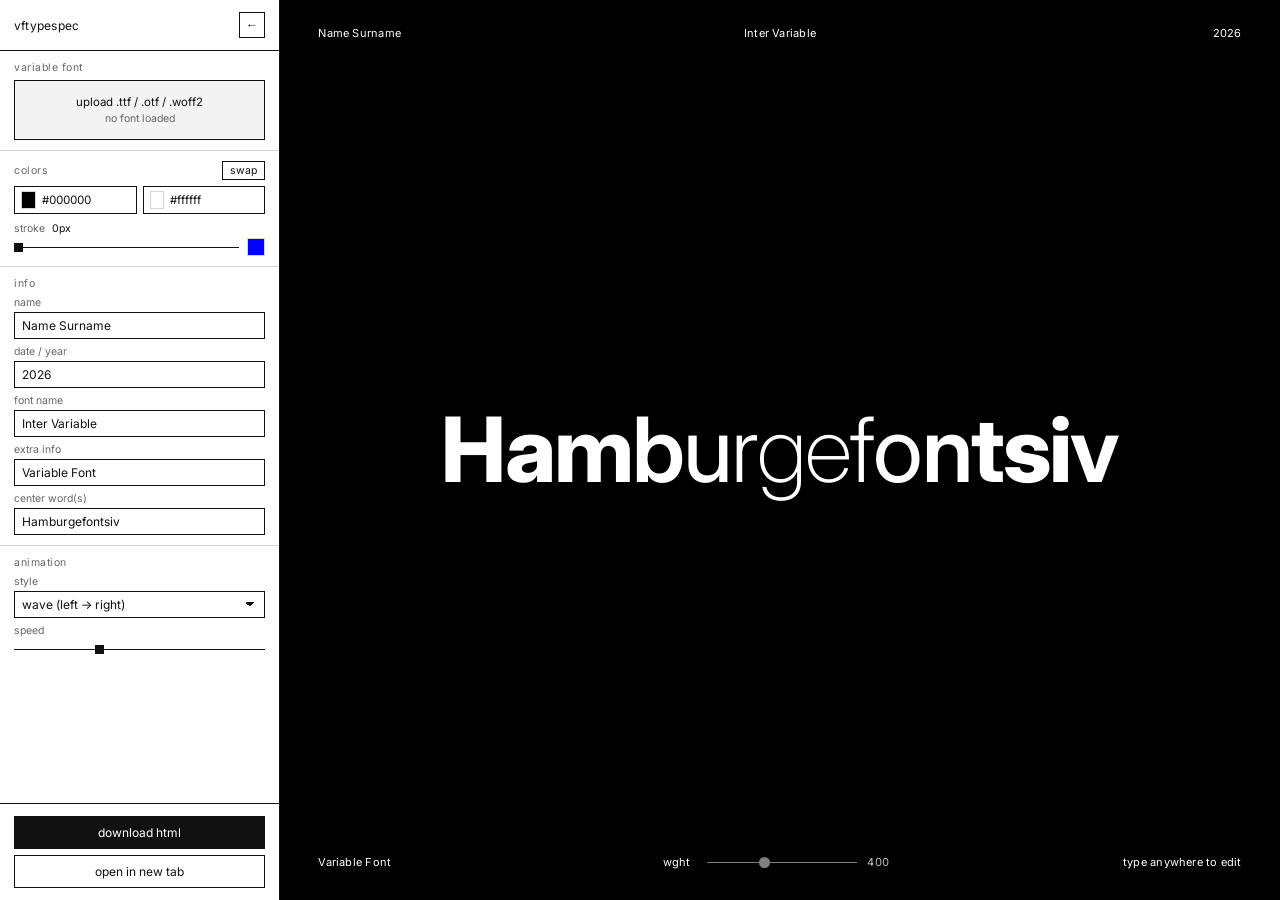
<file: index.html>
<!DOCTYPE html>
<html lang="en">

<head>
  <meta charset="UTF-8">
  <meta name="viewport" content="width=device-width, initial-scale=1.0">
  <title>vftypespec</title>
  <link rel="preconnect" href="https://fonts.googleapis.com">
  <link rel="preconnect" href="https://fonts.gstatic.com" crossorigin>
  <link href="https://fonts.googleapis.com/css2?family=Inter:wght@400&display=swap" rel="stylesheet">
  <link rel="stylesheet" href="app.css">
</head>

<body>
  <div class="app-shell" id="appShell">
    <aside class="sidebar" id="sidebar">
      <div class="sidebar-header">
        <span class="app-title">vftypespec</span>
        <button type="button" class="btn-icon" id="collapseBtn" title="hide">←</button>
      </div>

      <div class="sidebar-scroll">
        <section class="control-group">
          <label class="group-label">variable font</label>
          <div class="drop-zone" id="dropZone" tabindex="0" role="button" aria-label="upload variable font">
            <input type="file" id="fontFileInput" accept=".ttf,.otf,.woff2,.woff" hidden>
            <div class="drop-zone-text">
              <strong>upload .ttf / .otf / .woff2</strong>
              <span id="fontStatus">no font loaded</span>
            </div>
          </div>
          <div class="axes-line" id="axesBadge" hidden></div>
        </section>

        <section class="control-group">
          <div class="group-label-row">
            <label class="group-label">colors</label>
            <button type="button" class="btn-mini" id="swapColorsBtn">swap</button>
          </div>
          <div class="color-row">
            <label class="color-input-wrap" title="background">
              <input type="color" id="bgColorPicker" value="#000000" aria-label="background">
              <input type="text" id="bgColorHex" value="#000000" maxlength="7" spellcheck="false"
                aria-label="background hex">
            </label>
            <label class="color-input-wrap" title="text">
              <input type="color" id="fgColorPicker" value="#ffffff" aria-label="text">
              <input type="text" id="fgColorHex" value="#ffffff" maxlength="7" spellcheck="false" aria-label="text hex">
            </label>
          </div>
          <div class="field stroke-field">
            <span>stroke <em id="strokeWidthVal">0px</em></span>
            <div class="stroke-inline">
              <input type="range" id="strokeWidthInput" min="0" max="20" value="0" step="0.5" aria-label="stroke width">
              <input type="color" id="strokeColorPicker" value="#0000ff" title="stroke color" aria-label="stroke color">
            </div>
          </div>
        </section>

        <section class="control-group">
          <label class="group-label">info</label>
          <div class="field-stack">
            <label class="field">
              <span>name</span>
              <input type="text" id="designerNameInput" value="Name Surname" placeholder="Name Surname">
            </label>
            <label class="field">
              <span>date / year</span>
              <input type="text" id="dateInput" value="2026" placeholder="2026">
            </label>
            <label class="field">
              <span>font name</span>
              <input type="text" id="fontNameInput" value="Inter Variable" placeholder="Font Name">
            </label>
            <label class="field">
              <span>extra info</span>
              <input type="text" id="extraInfoInput" value="Variable Font" placeholder="Extra info">
            </label>
            <label class="field">
              <span>center word(s)</span>
              <input type="text" id="heroWordInput" value="Hamburgefontsiv" placeholder="up to 6 words">
            </label>
          </div>
        </section>

        <section class="control-group">
          <label class="group-label">animation</label>
          <div class="field-stack">
            <label class="field">
              <span>style</span>
              <select id="animModeInput">
                <option value="wave" selected>wave (left → right)</option>
                <option value="pulse">pulse (all together)</option>
                <option value="center">mirror (from center)</option>
                <option value="random">random (per letter)</option>
                <option value="none">static (slider only)</option>
              </select>
            </label>
            <label class="field" id="animSpeedField">
              <span>speed</span>
              <input type="range" id="animSpeedInput" min="1" max="10" value="4" step="1">
            </label>
          </div>
        </section>
      </div>

      <div class="sidebar-footer">
        <button type="button" class="btn-primary" id="downloadBtn">download html</button>
        <button type="button" class="btn-secondary" id="openTabBtn">open in new tab</button>
      </div>
    </aside>

    <main class="preview-pane">
      <button type="button" class="floating-toggle" id="expandBtn" hidden>☰ controls</button>
      <iframe id="previewFrame" title="specimen preview"></iframe>
    </main>
  </div>
  <div class="page-drop-overlay" id="pageDropOverlay" aria-hidden="true">drop font file</div>

  <script src="app.js"></script>
</body>

</html>
</file>
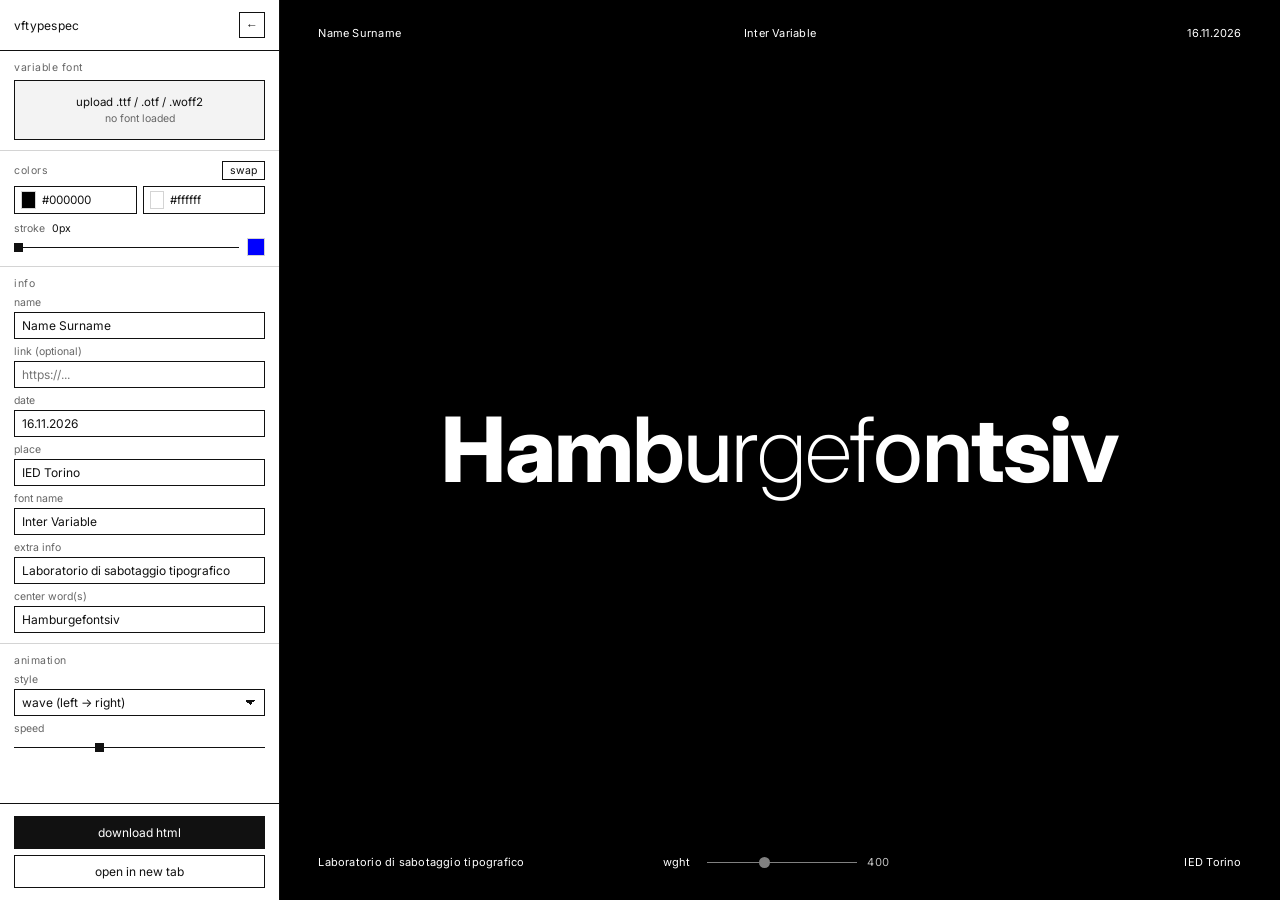
<file: laboratoriodisabotaggiotipografico/index.html>
<!DOCTYPE html>
<html lang="en">

<head>
  <meta charset="UTF-8">
  <meta name="viewport" content="width=device-width, initial-scale=1.0">
  <title>vftypespec — laboratorio di sabotaggio tipografico</title>
  <link rel="preconnect" href="https://fonts.googleapis.com">
  <link rel="preconnect" href="https://fonts.gstatic.com" crossorigin>
  <link href="https://fonts.googleapis.com/css2?family=Inter:wght@400&display=swap" rel="stylesheet">
  <link rel="stylesheet" href="app.css">
</head>

<body>
  <div class="app-shell" id="appShell">
    <aside class="sidebar" id="sidebar">
      <div class="sidebar-header">
        <span class="app-title">vftypespec</span>
        <button type="button" class="btn-icon" id="collapseBtn" title="hide">←</button>
      </div>

      <div class="sidebar-scroll">
        <section class="control-group">
          <label class="group-label">variable font</label>
          <div class="drop-zone" id="dropZone" tabindex="0" role="button" aria-label="upload variable font">
            <input type="file" id="fontFileInput" accept=".ttf,.otf,.woff2,.woff" hidden>
            <div class="drop-zone-text">
              <strong>upload .ttf / .otf / .woff2</strong>
              <span id="fontStatus">no font loaded</span>
            </div>
          </div>
          <div class="axes-line" id="axesBadge" hidden></div>
        </section>

        <section class="control-group">
          <div class="group-label-row">
            <label class="group-label">colors</label>
            <button type="button" class="btn-mini" id="swapColorsBtn">swap</button>
          </div>
          <div class="color-row">
            <label class="color-input-wrap" title="background">
              <input type="color" id="bgColorPicker" value="#000000" aria-label="background">
              <input type="text" id="bgColorHex" value="#000000" maxlength="7" spellcheck="false"
                aria-label="background hex">
            </label>
            <label class="color-input-wrap" title="text">
              <input type="color" id="fgColorPicker" value="#ffffff" aria-label="text">
              <input type="text" id="fgColorHex" value="#ffffff" maxlength="7" spellcheck="false" aria-label="text hex">
            </label>
          </div>
          <div class="field stroke-field">
            <span>stroke <em id="strokeWidthVal">0px</em></span>
            <div class="stroke-inline">
              <input type="range" id="strokeWidthInput" min="0" max="20" value="0" step="0.5" aria-label="stroke width">
              <input type="color" id="strokeColorPicker" value="#0000ff" title="stroke color" aria-label="stroke color">
            </div>
          </div>
        </section>

        <section class="control-group">
          <label class="group-label">info</label>
          <div class="field-stack">
            <label class="field">
              <span>name</span>
              <input type="text" id="designerNameInput" value="Name Surname" placeholder="Name Surname">
            </label>
            <label class="field">
              <span>link (optional)</span>
              <input type="url" id="designerLinkInput" value="" placeholder="https://...">
            </label>
            <label class="field">
              <span>date</span>
              <input type="text" id="dateInput" value="16.11.2026" placeholder="16.11.2026">
            </label>
            <label class="field">
              <span>place</span>
              <input type="text" id="placeInput" value="IED Torino" placeholder="IED Torino">
            </label>
            <label class="field">
              <span>font name</span>
              <input type="text" id="fontNameInput" value="Inter Variable" placeholder="Font Name">
            </label>
            <label class="field">
              <span>extra info</span>
              <input type="text" id="extraInfoInput" value="Laboratorio di sabotaggio tipografico" placeholder="Extra info">
            </label>
            <label class="field">
              <span>center word(s)</span>
              <input type="text" id="heroWordInput" value="Hamburgefontsiv" placeholder="up to 6 words">
            </label>
          </div>
        </section>

        <section class="control-group">
          <label class="group-label">animation</label>
          <div class="field-stack">
            <label class="field">
              <span>style</span>
              <select id="animModeInput">
                <option value="wave" selected>wave (left → right)</option>
                <option value="pulse">pulse (all together)</option>
                <option value="center">mirror (from center)</option>
                <option value="random">random (per letter)</option>
                <option value="none">static (slider only)</option>
              </select>
            </label>
            <label class="field" id="animSpeedField">
              <span>speed</span>
              <input type="range" id="animSpeedInput" min="1" max="10" value="4" step="1">
            </label>
          </div>
        </section>
      </div>

      <div class="sidebar-footer">
        <button type="button" class="btn-primary" id="downloadBtn">download html</button>
        <button type="button" class="btn-secondary" id="openTabBtn">open in new tab</button>
      </div>
    </aside>

    <main class="preview-pane">
      <button type="button" class="floating-toggle" id="expandBtn" hidden>☰ controls</button>
      <iframe id="previewFrame" title="specimen preview"></iframe>
    </main>
  </div>
  <div class="page-drop-overlay" id="pageDropOverlay" aria-hidden="true">drop font file</div>

  <script src="app.js"></script>
</body>

</html>
</file>
<file: app.css>
*,
*::before,
*::after {
  box-sizing: border-box;
  margin: 0;
  padding: 0;
  border-radius: 0;
}

:root {
  --ui-bg: #ffffff;
  --ui-muted-bg: #f3f3f3;
  --ui-border: #111111;
  --ui-soft-border: #d4d4d4;
  --ui-text: #111111;
  --ui-muted: #666666;
}

html, body {
  height: 100%;
  font-family: 'Inter', sans-serif;
  font-size: 12px;
  color: var(--ui-text);
  background: var(--ui-bg);
  text-transform: lowercase;
  overflow: hidden;
}

.app-shell {
  display: flex;
  width: 100%;
  height: 100vh;
}

.sidebar {
  width: 280px;
  min-width: 280px;
  height: 100%;
  background: var(--ui-bg);
  border-right: 1px solid var(--ui-border);
  display: flex;
  flex-direction: column;
  z-index: 20;
}

.app-shell.collapsed .sidebar {
  display: none;
}

.sidebar-header {
  padding: 12px 14px;
  border-bottom: 1px solid var(--ui-border);
  display: flex;
  align-items: center;
  justify-content: space-between;
}

.app-title {
  font-size: 12px;
  font-weight: 400;
  letter-spacing: 0.02em;
}

.btn-icon {
  width: 26px;
  height: 26px;
  border: 1px solid var(--ui-border);
  background: var(--ui-bg);
  color: var(--ui-text);
  cursor: pointer;
  font-size: 12px;
  display: inline-flex;
  align-items: center;
  justify-content: center;
}

.btn-icon:hover {
  background: var(--ui-text);
  color: var(--ui-bg);
}

.sidebar-scroll {
  flex: 1;
  overflow-y: auto;
  display: flex;
  flex-direction: column;
}

.control-group {
  padding: 10px 14px;
  border-bottom: 1px solid var(--ui-soft-border);
  display: flex;
  flex-direction: column;
  gap: 6px;
}

.control-group:last-child {
  border-bottom: none;
}

.group-label {
  font-size: 10.5px;
  font-weight: 400;
  letter-spacing: 0.05em;
  color: var(--ui-muted);
}

.group-label-row {
  display: flex;
  align-items: center;
  justify-content: space-between;
}

.btn-mini {
  border: 1px solid var(--ui-border);
  background: var(--ui-bg);
  color: var(--ui-text);
  font-family: inherit;
  font-size: 10.5px;
  padding: 2px 7px;
  cursor: pointer;
}

.btn-mini:hover {
  background: var(--ui-text);
  color: var(--ui-bg);
}

.drop-zone {
  border: 1px solid var(--ui-border);
  padding: 14px 10px;
  text-align: center;
  cursor: pointer;
  background: var(--ui-muted-bg);
}

.drop-zone:hover,
.drop-zone.dragover {
  background: var(--ui-text);
  color: var(--ui-bg);
}

.drop-zone:hover .drop-zone-text span,
.drop-zone.dragover .drop-zone-text span {
  color: #cccccc;
}

.drop-zone-text {
  display: flex;
  flex-direction: column;
  gap: 3px;
  font-size: 11.5px;
}

.drop-zone-text strong {
  font-weight: 400;
}

.drop-zone-text span {
  font-size: 10.5px;
  color: var(--ui-muted);
  overflow: hidden;
  text-overflow: ellipsis;
  white-space: nowrap;
}

.axes-line {
  display: flex;
  flex-wrap: wrap;
  gap: 4px;
}

.axes-line[hidden] {
  display: none;
}

.axis-chip {
  border: 1px solid var(--ui-border);
  background: var(--ui-muted-bg);
  color: var(--ui-text);
  padding: 3px 6px;
  font-family: 'Inter', sans-serif;
  font-variant-numeric: tabular-nums;
  font-size: 10px;
  line-height: 1.2;
  text-transform: none;
  white-space: nowrap;
}

.color-row {
  display: grid;
  grid-template-columns: 1fr 1fr;
  gap: 6px;
}

.stroke-field {
  margin-top: 2px;
}

.stroke-field em {
  font-style: normal;
  color: var(--ui-text);
  margin-left: 4px;
}

.stroke-inline {
  display: flex;
  align-items: center;
  gap: 8px;
}

.stroke-inline input[type="range"] {
  flex: 1;
}

.stroke-inline input[type="color"] {
  -webkit-appearance: none;
  appearance: none;
  width: 18px;
  height: 18px;
  flex-shrink: 0;
  border: 1px solid var(--ui-soft-border);
  background: none;
  padding: 0;
  cursor: pointer;
}

.stroke-inline input[type="color"]::-webkit-color-swatch-wrapper {
  padding: 0;
}

.stroke-inline input[type="color"]::-webkit-color-swatch {
  border: none;
}

.color-input-wrap {
  display: flex;
  align-items: center;
  gap: 6px;
  border: 1px solid var(--ui-border);
  padding: 4px 6px;
  background: var(--ui-bg);
}

.color-input-wrap input[type="color"] {
  -webkit-appearance: none;
  appearance: none;
  width: 18px;
  height: 18px;
  border: 1px solid var(--ui-soft-border);
  background: none;
  padding: 0;
  cursor: pointer;
}

.color-input-wrap input[type="color"]::-webkit-color-swatch-wrapper {
  padding: 0;
}

.color-input-wrap input[type="color"]::-webkit-color-swatch {
  border: none;
}

.color-input-wrap input[type="text"] {
  width: 100%;
  border: none;
  outline: none;
  font-family: 'Inter', sans-serif;
  font-variant-numeric: tabular-nums;
  font-size: 11.5px;
  color: var(--ui-text);
  background: transparent;
  text-transform: none;
}

.field-stack {
  display: flex;
  flex-direction: column;
  gap: 6px;
}

.field {
  display: flex;
  flex-direction: column;
  gap: 3px;
}

.field span {
  font-size: 10.5px;
  color: var(--ui-muted);
}

.field input[type="text"],
.field select {
  width: 100%;
  padding: 5px 7px;
  border: 1px solid var(--ui-border);
  font-family: inherit;
  font-size: 12px;
  color: var(--ui-text);
  background: var(--ui-bg);
  outline: none;
  -webkit-appearance: none;
  appearance: none;
}

.field input[type="text"] {
  text-transform: none;
}

.field select {
  background-image: linear-gradient(45deg, transparent 50%, var(--ui-text) 50%),
                    linear-gradient(135deg, var(--ui-text) 50%, transparent 50%);
  background-position: calc(100% - 14px) 50%, calc(100% - 9px) 50%;
  background-size: 5px 5px, 5px 5px;
  background-repeat: no-repeat;
  padding-right: 24px;
  cursor: pointer;
}

.field input[type="text"]:focus,
.field select:focus {
  background-color: var(--ui-muted-bg);
}

.field input[type="range"] {
  -webkit-appearance: none;
  appearance: none;
  width: 100%;
  height: 18px;
  background: transparent;
  cursor: pointer;
  outline: none;
}

.field input[type="range"]::-webkit-slider-runnable-track {
  width: 100%;
  height: 1px;
  background: var(--ui-border);
}

.field input[type="range"]::-webkit-slider-thumb {
  -webkit-appearance: none;
  appearance: none;
  width: 9px;
  height: 9px;
  margin-top: -4px;
  background: var(--ui-border);
}

.field input[type="range"]::-moz-range-track {
  width: 100%;
  height: 1px;
  background: var(--ui-border);
}

.field input[type="range"]::-moz-range-thumb {
  width: 9px;
  height: 9px;
  background: var(--ui-border);
  border: none;
  border-radius: 0;
}

.sidebar-footer {
  padding: 12px 14px;
  border-top: 1px solid var(--ui-border);
  display: flex;
  flex-direction: column;
  gap: 6px;
  background: var(--ui-bg);
}

.btn-primary,
.btn-secondary {
  width: 100%;
  padding: 8px 10px;
  font-family: inherit;
  font-size: 12px;
  font-weight: 400;
  cursor: pointer;
  border: 1px solid var(--ui-border);
  text-transform: lowercase;
}

.btn-primary {
  background: var(--ui-text);
  color: var(--ui-bg);
}

.btn-primary:hover {
  background: #333333;
}

.btn-secondary {
  background: var(--ui-bg);
  color: var(--ui-text);
}

.btn-secondary:hover {
  background: var(--ui-muted-bg);
}

.preview-pane {
  flex: 1;
  height: 100%;
  position: relative;
  background: #000000;
}

#previewFrame {
  width: 100%;
  height: 100%;
  border: none;
  display: block;
}

body.is-file-dragging #previewFrame {
  pointer-events: none;
}

.page-drop-overlay {
  position: fixed;
  inset: 0;
  z-index: 999;
  display: none;
  align-items: center;
  justify-content: center;
  background: rgba(0, 0, 0, 0.78);
  color: #ffffff;
  border: 2px solid #ffffff;
  font-size: 14px;
  letter-spacing: 0.04em;
  pointer-events: none;
}

body.is-file-dragging .page-drop-overlay {
  display: flex;
}

.floating-toggle {
  position: fixed;
  top: 48px;
  left: 16px;
  z-index: 50;
  padding: 8px 14px;
  background: #111111;
  color: #ffffff;
  border: 1px solid #ffffff;
  outline: 1px solid #111111;
  font-family: inherit;
  font-size: 12px;
  font-weight: 400;
  letter-spacing: 0.03em;
  cursor: pointer;
  text-transform: lowercase;
}

.floating-toggle:hover {
  background: #ffffff;
  color: #111111;
  border-color: #111111;
  outline-color: #ffffff;
}

@media (max-width: 820px) {
  .app-shell {
    flex-direction: column;
  }

  .sidebar {
    width: 100%;
    min-width: 0;
    height: 46vh;
    border-right: none;
    border-bottom: 1px solid var(--ui-border);
  }

  .preview-pane {
    height: 54vh;
  }
}
</file>
<file: laboratoriodisabotaggiotipografico/app.css>
*,
*::before,
*::after {
  box-sizing: border-box;
  margin: 0;
  padding: 0;
  border-radius: 0;
}

:root {
  --ui-bg: #ffffff;
  --ui-muted-bg: #f3f3f3;
  --ui-border: #111111;
  --ui-soft-border: #d4d4d4;
  --ui-text: #111111;
  --ui-muted: #666666;
}

html, body {
  height: 100%;
  font-family: 'Inter', sans-serif;
  font-size: 12px;
  color: var(--ui-text);
  background: var(--ui-bg);
  text-transform: lowercase;
  overflow: hidden;
}

.app-shell {
  display: flex;
  width: 100%;
  height: 100vh;
}

.sidebar {
  width: 280px;
  min-width: 280px;
  height: 100%;
  background: var(--ui-bg);
  border-right: 1px solid var(--ui-border);
  display: flex;
  flex-direction: column;
  z-index: 20;
}

.app-shell.collapsed .sidebar {
  display: none;
}

.sidebar-header {
  padding: 12px 14px;
  border-bottom: 1px solid var(--ui-border);
  display: flex;
  align-items: center;
  justify-content: space-between;
}

.app-title {
  font-size: 12px;
  font-weight: 400;
  letter-spacing: 0.02em;
}

.btn-icon {
  width: 26px;
  height: 26px;
  border: 1px solid var(--ui-border);
  background: var(--ui-bg);
  color: var(--ui-text);
  cursor: pointer;
  font-size: 12px;
  display: inline-flex;
  align-items: center;
  justify-content: center;
}

.btn-icon:hover {
  background: var(--ui-text);
  color: var(--ui-bg);
}

.sidebar-scroll {
  flex: 1;
  overflow-y: auto;
  display: flex;
  flex-direction: column;
}

.control-group {
  padding: 10px 14px;
  border-bottom: 1px solid var(--ui-soft-border);
  display: flex;
  flex-direction: column;
  gap: 6px;
}

.control-group:last-child {
  border-bottom: none;
}

.group-label {
  font-size: 10.5px;
  font-weight: 400;
  letter-spacing: 0.05em;
  color: var(--ui-muted);
}

.group-label-row {
  display: flex;
  align-items: center;
  justify-content: space-between;
}

.btn-mini {
  border: 1px solid var(--ui-border);
  background: var(--ui-bg);
  color: var(--ui-text);
  font-family: inherit;
  font-size: 10.5px;
  padding: 2px 7px;
  cursor: pointer;
}

.btn-mini:hover {
  background: var(--ui-text);
  color: var(--ui-bg);
}

.drop-zone {
  border: 1px solid var(--ui-border);
  padding: 14px 10px;
  text-align: center;
  cursor: pointer;
  background: var(--ui-muted-bg);
}

.drop-zone:hover,
.drop-zone.dragover {
  background: var(--ui-text);
  color: var(--ui-bg);
}

.drop-zone:hover .drop-zone-text span,
.drop-zone.dragover .drop-zone-text span {
  color: #cccccc;
}

.drop-zone-text {
  display: flex;
  flex-direction: column;
  gap: 3px;
  font-size: 11.5px;
}

.drop-zone-text strong {
  font-weight: 400;
}

.drop-zone-text span {
  font-size: 10.5px;
  color: var(--ui-muted);
  overflow: hidden;
  text-overflow: ellipsis;
  white-space: nowrap;
}

.axes-line {
  display: flex;
  flex-wrap: wrap;
  gap: 4px;
}

.axes-line[hidden] {
  display: none;
}

.axis-chip {
  border: 1px solid var(--ui-border);
  background: var(--ui-muted-bg);
  color: var(--ui-text);
  padding: 3px 6px;
  font-family: 'Inter', sans-serif;
  font-variant-numeric: tabular-nums;
  font-size: 10px;
  line-height: 1.2;
  text-transform: none;
  white-space: nowrap;
}

.color-row {
  display: grid;
  grid-template-columns: 1fr 1fr;
  gap: 6px;
}

.stroke-field {
  margin-top: 2px;
}

.stroke-field em {
  font-style: normal;
  color: var(--ui-text);
  margin-left: 4px;
}

.stroke-inline {
  display: flex;
  align-items: center;
  gap: 8px;
}

.stroke-inline input[type="range"] {
  flex: 1;
}

.stroke-inline input[type="color"] {
  -webkit-appearance: none;
  appearance: none;
  width: 18px;
  height: 18px;
  flex-shrink: 0;
  border: 1px solid var(--ui-soft-border);
  background: none;
  padding: 0;
  cursor: pointer;
}

.stroke-inline input[type="color"]::-webkit-color-swatch-wrapper {
  padding: 0;
}

.stroke-inline input[type="color"]::-webkit-color-swatch {
  border: none;
}

.color-input-wrap {
  display: flex;
  align-items: center;
  gap: 6px;
  border: 1px solid var(--ui-border);
  padding: 4px 6px;
  background: var(--ui-bg);
}

.color-input-wrap input[type="color"] {
  -webkit-appearance: none;
  appearance: none;
  width: 18px;
  height: 18px;
  border: 1px solid var(--ui-soft-border);
  background: none;
  padding: 0;
  cursor: pointer;
}

.color-input-wrap input[type="color"]::-webkit-color-swatch-wrapper {
  padding: 0;
}

.color-input-wrap input[type="color"]::-webkit-color-swatch {
  border: none;
}

.color-input-wrap input[type="text"] {
  width: 100%;
  border: none;
  outline: none;
  font-family: 'Inter', sans-serif;
  font-variant-numeric: tabular-nums;
  font-size: 11.5px;
  color: var(--ui-text);
  background: transparent;
  text-transform: none;
}

.field-stack {
  display: flex;
  flex-direction: column;
  gap: 6px;
}

.field-row {
  display: grid;
  grid-template-columns: 1fr 1fr;
  gap: 6px;
}

.field {
  display: flex;
  flex-direction: column;
  gap: 3px;
}

.field span {
  font-size: 10.5px;
  color: var(--ui-muted);
}

.field input[type="text"],
.field input[type="url"],
.field select {
  width: 100%;
  padding: 5px 7px;
  border: 1px solid var(--ui-border);
  font-family: inherit;
  font-size: 12px;
  color: var(--ui-text);
  background: var(--ui-bg);
  outline: none;
  -webkit-appearance: none;
  appearance: none;
}

.field input[type="text"],
.field input[type="url"] {
  text-transform: none;
}

.field select {
  background-image: linear-gradient(45deg, transparent 50%, var(--ui-text) 50%),
                    linear-gradient(135deg, var(--ui-text) 50%, transparent 50%);
  background-position: calc(100% - 14px) 50%, calc(100% - 9px) 50%;
  background-size: 5px 5px, 5px 5px;
  background-repeat: no-repeat;
  padding-right: 24px;
  cursor: pointer;
}

.field input[type="text"]:focus,
.field input[type="url"]:focus,
.field select:focus {
  background-color: var(--ui-muted-bg);
}

.field input[type="range"] {
  -webkit-appearance: none;
  appearance: none;
  width: 100%;
  height: 18px;
  background: transparent;
  cursor: pointer;
  outline: none;
}

.field input[type="range"]::-webkit-slider-runnable-track {
  width: 100%;
  height: 1px;
  background: var(--ui-border);
}

.field input[type="range"]::-webkit-slider-thumb {
  -webkit-appearance: none;
  appearance: none;
  width: 9px;
  height: 9px;
  margin-top: -4px;
  background: var(--ui-border);
}

.field input[type="range"]::-moz-range-track {
  width: 100%;
  height: 1px;
  background: var(--ui-border);
}

.field input[type="range"]::-moz-range-thumb {
  width: 9px;
  height: 9px;
  background: var(--ui-border);
  border: none;
  border-radius: 0;
}

.sidebar-footer {
  padding: 12px 14px;
  border-top: 1px solid var(--ui-border);
  display: flex;
  flex-direction: column;
  gap: 6px;
  background: var(--ui-bg);
}

.btn-primary,
.btn-secondary {
  width: 100%;
  padding: 8px 10px;
  font-family: inherit;
  font-size: 12px;
  font-weight: 400;
  cursor: pointer;
  border: 1px solid var(--ui-border);
  text-transform: lowercase;
}

.btn-primary {
  background: var(--ui-text);
  color: var(--ui-bg);
}

.btn-primary:hover {
  background: #333333;
}

.btn-secondary {
  background: var(--ui-bg);
  color: var(--ui-text);
}

.btn-secondary:hover {
  background: var(--ui-muted-bg);
}

.preview-pane {
  flex: 1;
  height: 100%;
  position: relative;
  background: #000000;
}

#previewFrame {
  width: 100%;
  height: 100%;
  border: none;
  display: block;
}

body.is-file-dragging #previewFrame {
  pointer-events: none;
}

.page-drop-overlay {
  position: fixed;
  inset: 0;
  z-index: 999;
  display: none;
  align-items: center;
  justify-content: center;
  background: rgba(0, 0, 0, 0.78);
  color: #ffffff;
  border: 2px solid #ffffff;
  font-size: 14px;
  letter-spacing: 0.04em;
  pointer-events: none;
}

body.is-file-dragging .page-drop-overlay {
  display: flex;
}

.floating-toggle {
  position: fixed;
  top: 48px;
  left: 16px;
  z-index: 50;
  padding: 8px 14px;
  background: #111111;
  color: #ffffff;
  border: 1px solid #ffffff;
  outline: 1px solid #111111;
  font-family: inherit;
  font-size: 12px;
  font-weight: 400;
  letter-spacing: 0.03em;
  cursor: pointer;
  text-transform: lowercase;
}

.floating-toggle:hover {
  background: #ffffff;
  color: #111111;
  border-color: #111111;
  outline-color: #ffffff;
}

@media (max-width: 820px) {
  .app-shell {
    flex-direction: column;
  }

  .sidebar {
    width: 100%;
    min-width: 0;
    height: 46vh;
    border-right: none;
    border-bottom: 1px solid var(--ui-border);
  }

  .preview-pane {
    height: 54vh;
  }
}
</file>
